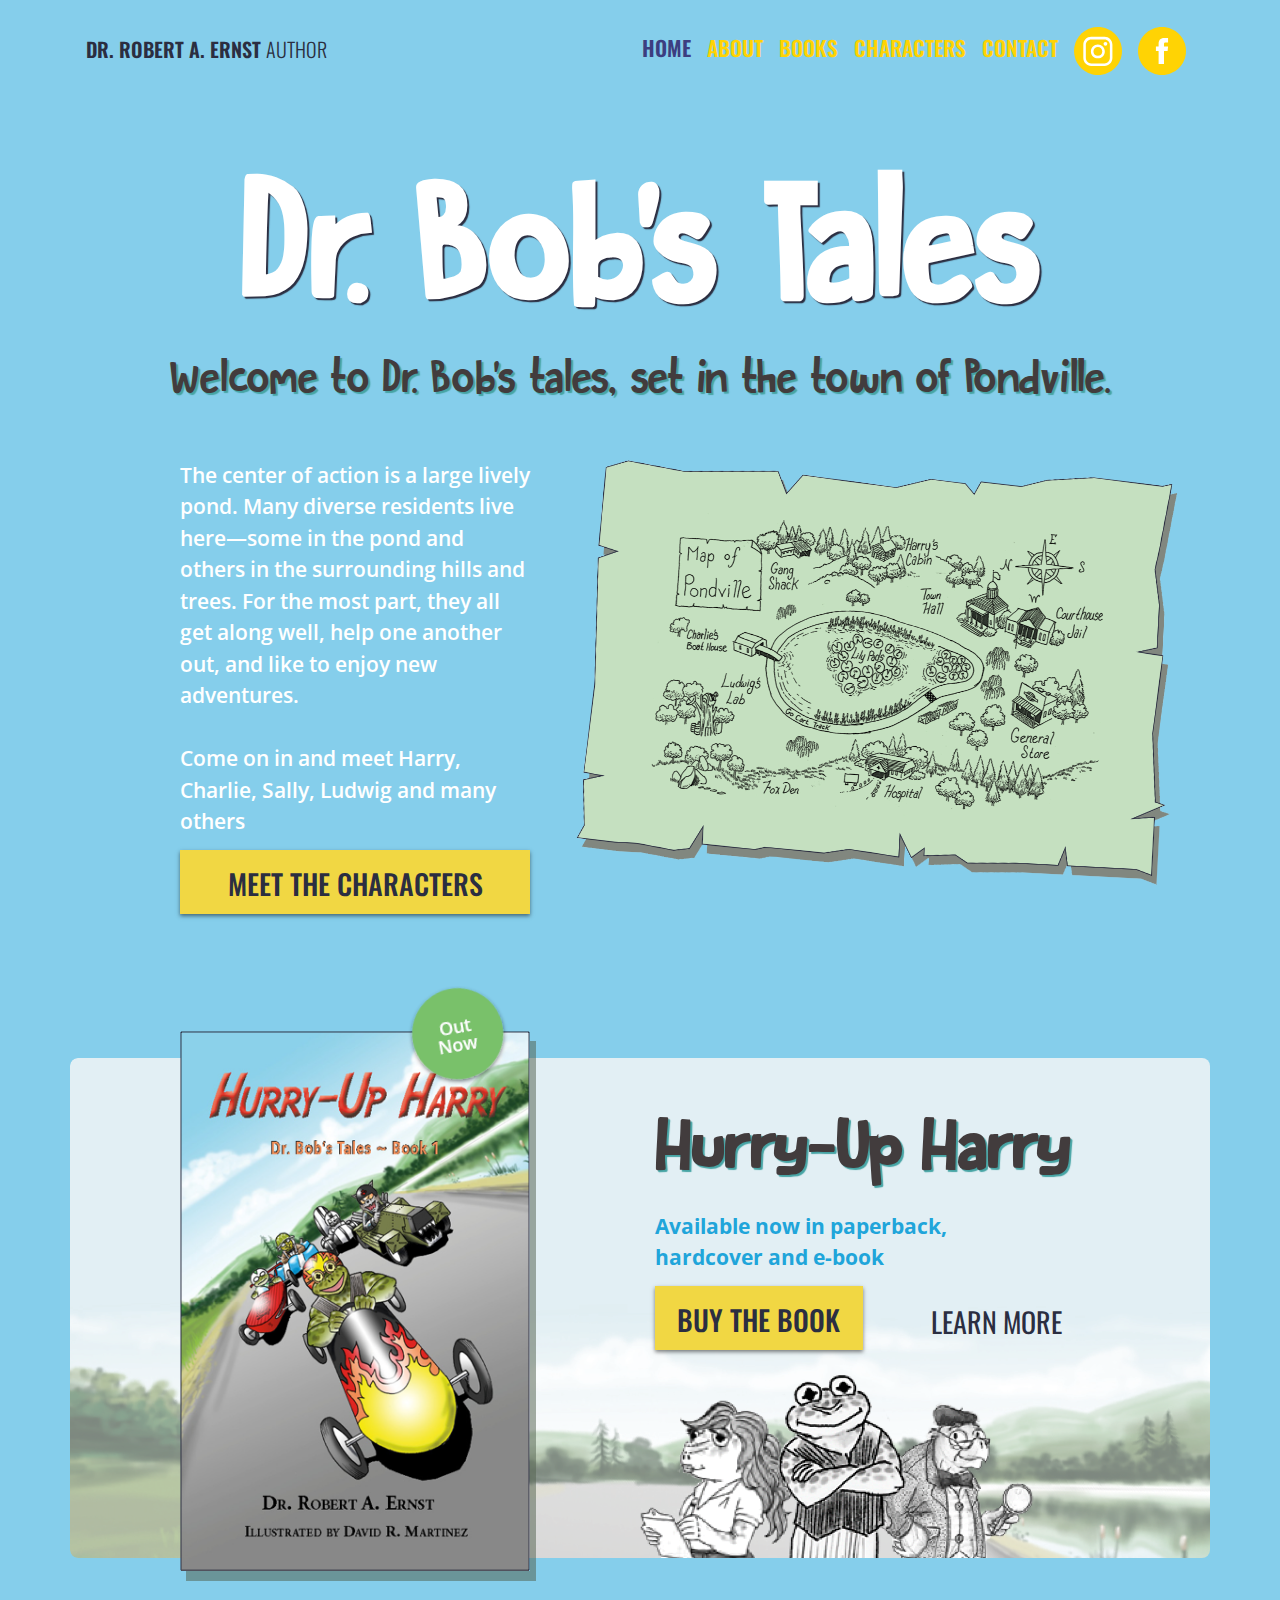
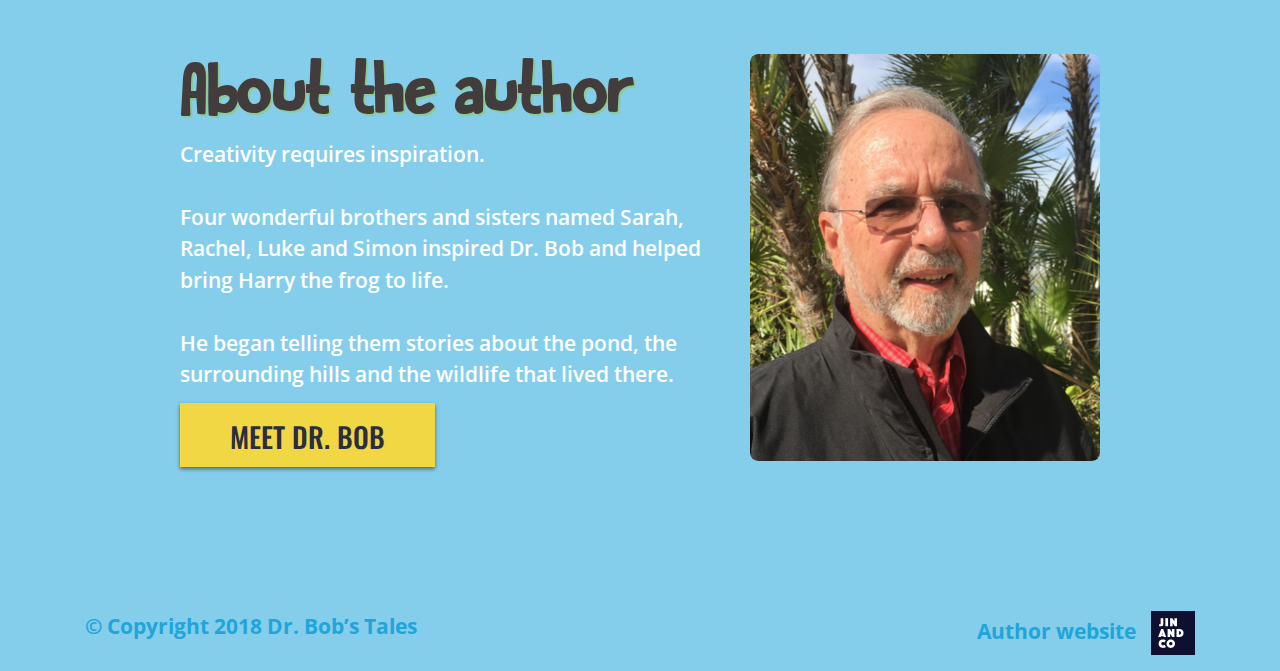
<file: index.html>
<!DOCTYPE html>
<html lang="en">
    <head>
        <!-- Required meta tags -->
        <meta charset="utf-8">
        <meta name="viewport" content="width=device-width, initial-scale=1, shrink-to-fit=no">

        <!-- Bootstrap CSS -->
        <link rel="stylesheet" href="https://maxcdn.bootstrapcdn.com/bootstrap/4.0.0/css/bootstrap.min.css" integrity="sha384-Gn5384xqQ1aoWXA+058RXPxPg6fy4IWvTNh0E263XmFcJlSAwiGgFAW/dAiS6JXm" crossorigin="anonymous">
        <link rel="stylesheet" href="main.css">
        <link rel="stylesheet" href="font-face.css">

        <title>Dr. Bob’s Tales</title>
    </head>
    <body>

        <nav class="pt-3 pb-2 container navbar navbar-expand-lg navbar-light nav-custom sticky-top">
            <a class="navbar-brand" href="#">Dr. Robert A. Ernst <span class="text-nav">Author</span></a>
            <button class="navbar-toggler" type="button" data-toggle="collapse" data-target="#navbarNav" aria-controls="navbarNav" aria-expanded="false" aria-label="Toggle navigation">
                <span class="navbar-toggler-icon"></span>
            </button>
            <div class="collapse navbar-collapse" id="navbarNav">
                <ul class="ml-auto navbar-nav">
                    <li class="nav-item active">
                        <a class="nav-link" href="index.html">Home</a>
                    </li>
                    <li class="nav-item">
                        <a class="nav-link" href="about.html">About</a>
                    </li>
                    <li class="nav-item">
                        <a class="nav-link" href="books.html">Books</a>
                    </li>
                    <li class="nav-item">
                        <a class="nav-link" href="characters.html">Characters</a>
                    </li>
                    <li class="nav-item">
                        <a class="nav-link" href="#">Contact</a>
                    </li>

                    <a class="nav-link" href="#"><img src="img/ig.svg" alt="instagram"></a>
                    <a class="nav-link" href="#"><img src="img/fb.svg" alt="facebook"></a>
                </ul>
            </div>
        </nav>

        <div class="container pt-5">
            <div class="text-center pt-3">
                <div class="text-logo-name pb-4"> Dr. Bob’s Tales</div>
                <h4>Welcome to Dr. Bob’s tales, set in the town of Pondville. </h4>
            </div>

            <div class="pt-5 row mb-5 pb-5">
                <div class="col-sm-12 col-md-12 col-lg-4 offset-lg-1">
                    <p>The center of action is a large lively pond. Many diverse residents live here—some in the pond and others in the surrounding hills and trees. For the most part, they all get along well, help one another out, and like to enjoy new adventures.
                        <br><br>Come on in and meet Harry, Charlie, Sally, Ludwig and many others</p>
                    <div class="pb-5 pt-3 text-center">
                        <a href="#" class="btn btn-primary btn-lg btn-block" role="button" aria-pressed="true">Meet the characters</a>
                    </div>

                </div>
                <div class="col-sm-12 col-md-12 col-lg-7 img-rotate">
                    <img src="img/map-1.png" class="img-fluid" alt="map">
                </div>
            </div>

            <div class="row pt-5 banner mb-5">
                <div class="col-sm-12 col-md-12 col-lg-4 offset-lg-1 pb-5 img-custom-margin">
                    <div class="img-overlay-wrap text-center">
                        <img src="img/harry-front-cover.png" class="img-fluid" alt="harry-front-cover">
                        <svg width="100px" height="100px" viewBox="0 0 100 100" version="1.1" xmlns="http://www.w3.org/2000/svg" xmlns:xlink="http://www.w3.org/1999/xlink">
                            <!-- Generator: Sketch 48.2 (47327) - http://www.bohemiancoding.com/sketch -->
                            <title>Sticker</title>
                            <desc>Created with Sketch.</desc>
                            <defs>
                                <filter x="-7.7%" y="-5.5%" width="115.4%" height="115.4%" filterUnits="objectBoundingBox" id="filter-1">
                                    <feOffset dx="0" dy="2" in="SourceAlpha" result="shadowOffsetOuter1"></feOffset>
                                    <feGaussianBlur stdDeviation="2" in="shadowOffsetOuter1" result="shadowBlurOuter1"></feGaussianBlur>
                                    <feColorMatrix values="0 0 0 0 0   0 0 0 0 0   0 0 0 0 0  0 0 0 0.5 0" type="matrix" in="shadowBlurOuter1" result="shadowMatrixOuter1"></feColorMatrix>
                                    <feMerge>
                                        <feMergeNode in="shadowMatrixOuter1"></feMergeNode>
                                        <feMergeNode in="SourceGraphic"></feMergeNode>
                                    </feMerge>
                                </filter>
                            </defs>
                            <g id="dr-bob-tales-books" stroke="none" stroke-width="1" fill="none" fill-rule="evenodd" transform="translate(-383.000000, -426.000000)">
                                <g id="Group-4" transform="translate(138.000000, 421.000000)">
                                    <g id="Sticker" filter="url(#filter-1)" transform="translate(294.709745, 52.709745) rotate(-10.000000) translate(-294.709745, -52.709745) translate(249.209745, 7.209745)">
                                        <circle id="Oval-3" fill="#79C16B" cx="45.5" cy="45.5" r="45.5"></circle>
                                        <text id="Out-Now" font-family="OpenSans-Extrabold, Open Sans" font-size="18" font-weight="600" line-spacing="18" fill="#FFFFFF">
                                            <tspan x="27.9111328" y="45">Out</tspan>
                                            <tspan x="24" y="63">Now</tspan>
                                        </text>
                                    </g>
                                </g>
                            </g>
                        </svg>
                    </div>
                </div>
                <div class="col-sm-12 col-md-12 col-lg-5 offset-lg-1 custom-margin-0 txt-ctr-1">
                    <div class="text-blue-shadow text-sm pt-4"><p>Hurry-Up Harry</p></div>
                    <div class="text-blue-body pt-3 pb-3">
                        <p>Available now in paperback, <br>
                            hardcover and e-book</p>
                    </div>
                    <div class="row text-center">
                        <div class="col-sm-12 col-md-12 col-lg-6 mb-4">
                            <a href="#" class="btn btn-primary btn-lg btn-block" role="button" aria-pressed="true">Buy the book</a>
                        </div>
                        <div class="col-sm-12 col-md-12 col-lg-6 text-lm text-center mb-5">
                            <a href="#">Learn more</a>
                        </div>
                    </div>
                </div>
            </div>

            <div class="row  pt-5 mb-5">
                <div class="col-sm-12 col-md-12 col-lg-6 offset-lg-1">
                    <div class="text-green-shadow text-sm">About the author</div>
                    <div class="pt-3 pb-3">
                        <p>Creativity requires inspiration. <br><br>
                            Four wonderful brothers and sisters named Sarah, Rachel, Luke and Simon inspired Dr. Bob and helped bring Harry the frog to life. <br><br>
                            He began telling them stories about the pond, the surrounding hills and the wildlife that lived there.</p> 
                    </div>
                    <div class="row">
                        <div class="col-md-12 col-lg-6">
                            <a href="#" class="btn btn-primary btn-lg btn-block mb-5" role="button" aria-pressed="true">Meet Dr. Bob</a>
                        </div>
                    </div>
                </div>
                <div class="col-sm-12 col-md-12 col-lg-4 text-center">
                    <img src="img/profile.png" class="img-border-radius img-fluid" alt="Dr. Bob">
                </div>
            </div>

            <div class="row pt-5">
                <div class="col-md-6 tex-left text-blue-body txt-ctr pb-2">
                    © Copyright 2018 Dr. Bob’s Tales
                </div>
                <div class="col-md-6 text-right text-blue-body txt-ctr">
                    <p>Author website &nbsp;&nbsp;<a href="https://jinand.co/"><img src="img/jin-and-co.svg" alt="jin-and-co-logo"></a></p>
                </div>
            </div>

        </div>


        <!-- Optional JavaScript -->
        <!-- jQuery first, then Popper.js, then Bootstrap JS -->
        <script src="https://code.jquery.com/jquery-3.2.1.slim.min.js" integrity="sha384-KJ3o2DKtIkvYIK3UENzmM7KCkRr/rE9/Qpg6aAZGJwFDMVNA/GpGFF93hXpG5KkN" crossorigin="anonymous"></script>
        <script src="https://cdnjs.cloudflare.com/ajax/libs/popper.js/1.12.9/umd/popper.min.js" integrity="sha384-ApNbgh9B+Y1QKtv3Rn7W3mgPxhU9K/ScQsAP7hUibX39j7fakFPskvXusvfa0b4Q" crossorigin="anonymous"></script>
        <script src="https://maxcdn.bootstrapcdn.com/bootstrap/4.0.0/js/bootstrap.min.js" integrity="sha384-JZR6Spejh4U02d8jOt6vLEHfe/JQGiRRSQQxSfFWpi1MquVdAyjUar5+76PVCmYl" crossorigin="anonymous"></script>
    </body>
</html>
</file>
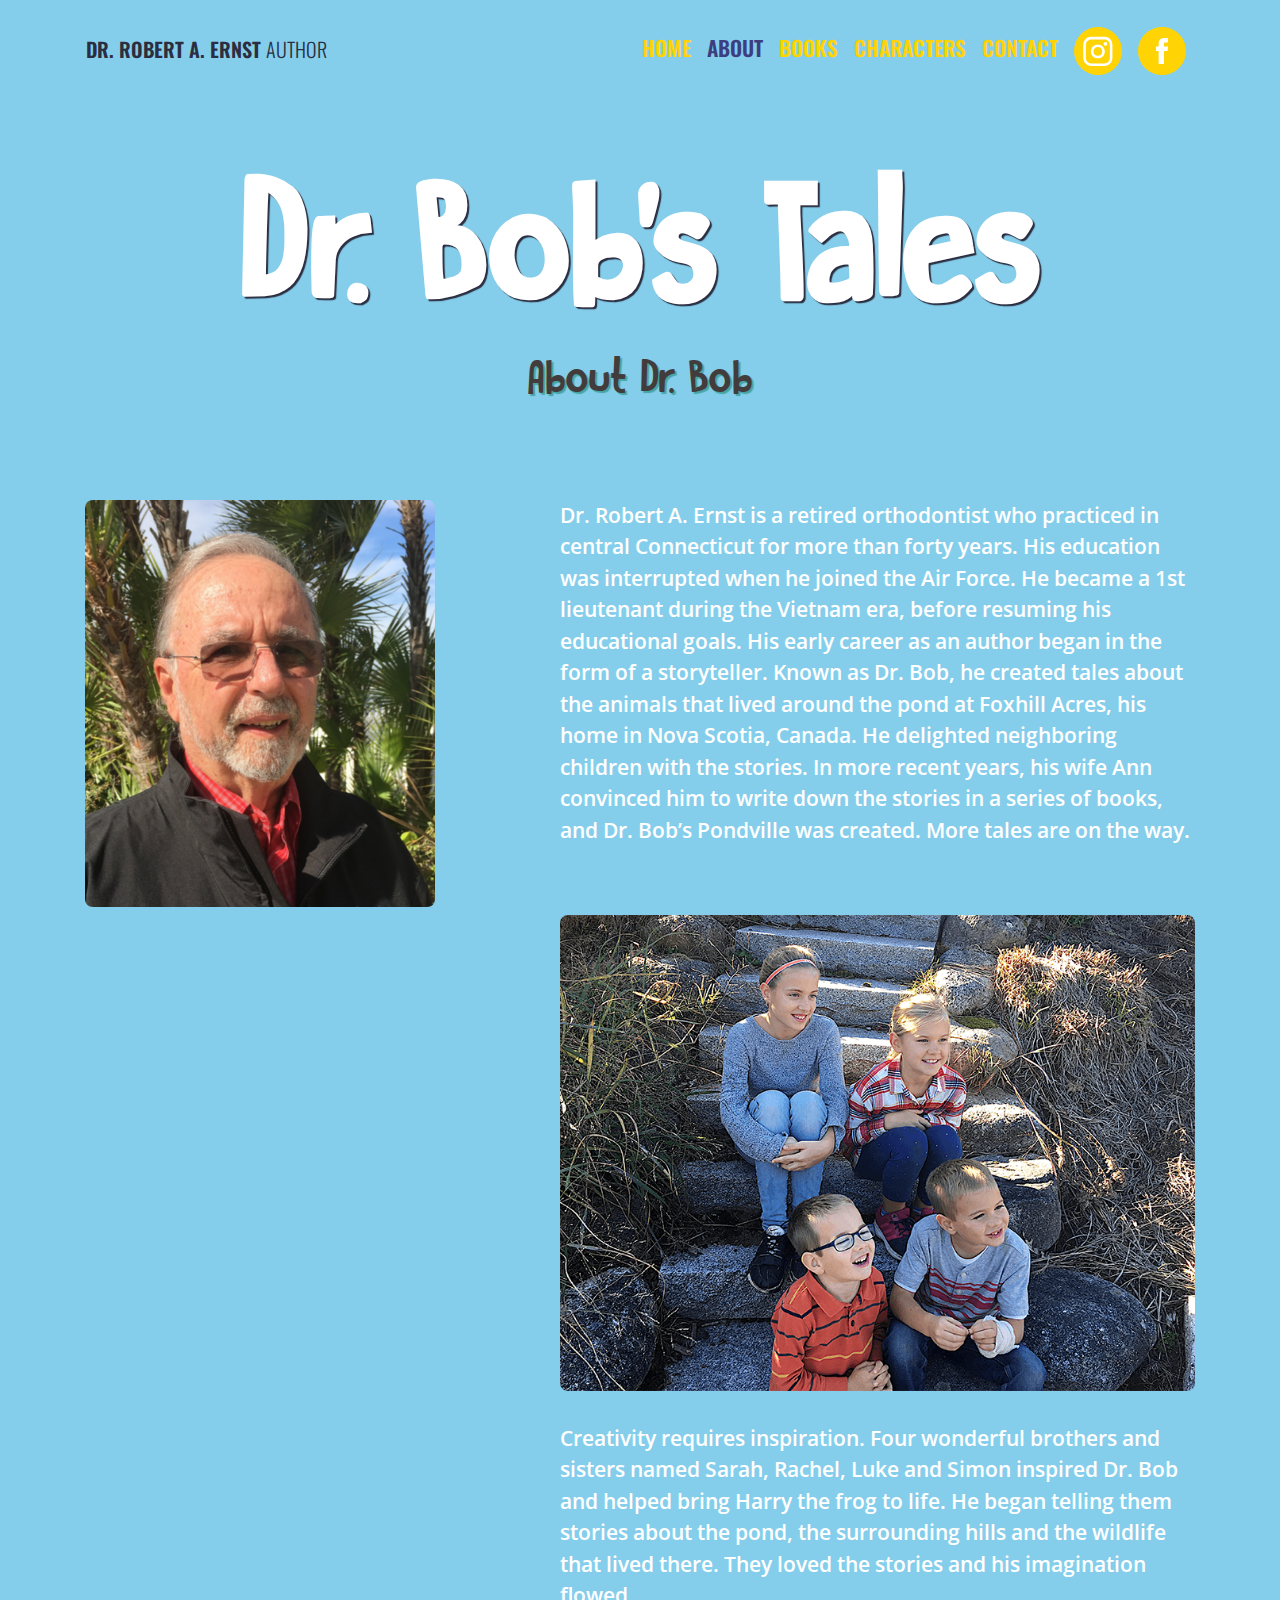
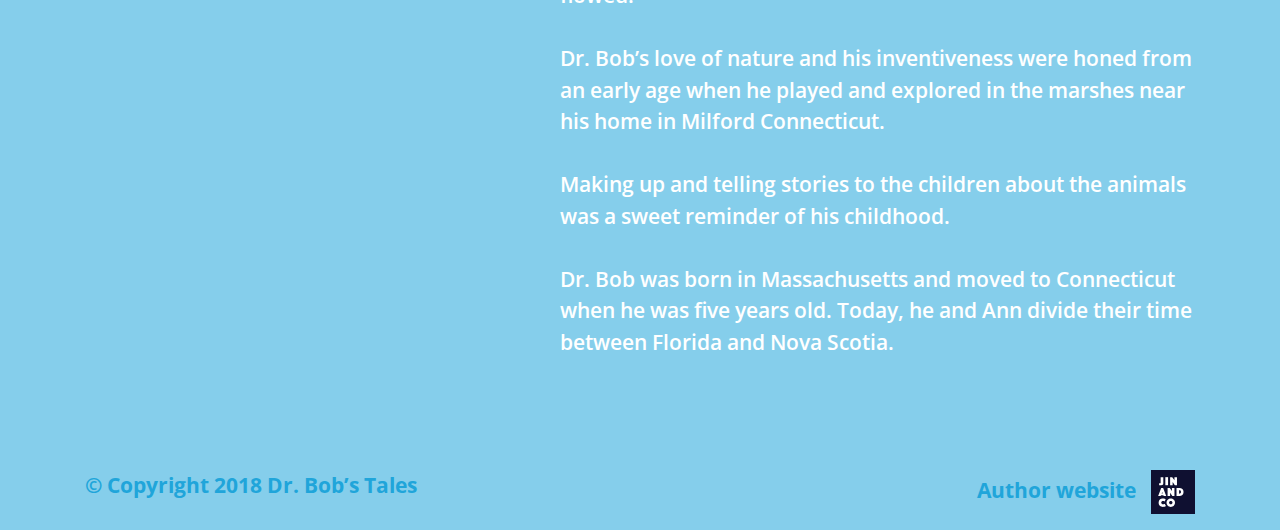
<file: about.html>
<!DOCTYPE html>
<html lang="en">
    <head>
        <!-- Required meta tags -->
        <meta charset="utf-8">
        <meta name="viewport" content="width=device-width, initial-scale=1, shrink-to-fit=no">

        <!-- Bootstrap CSS -->
        <link rel="stylesheet" href="https://maxcdn.bootstrapcdn.com/bootstrap/4.0.0/css/bootstrap.min.css" integrity="sha384-Gn5384xqQ1aoWXA+058RXPxPg6fy4IWvTNh0E263XmFcJlSAwiGgFAW/dAiS6JXm" crossorigin="anonymous">
        <link rel="stylesheet" href="main.css">
        <link rel="stylesheet" href="font-face.css">

        <title>Dr. Bob’s Tales</title>
    </head>
    <body>

        <nav class="pt-3 pb-2 container navbar navbar-expand-lg navbar-light nav-custom sticky-top">
            <a class="navbar-brand" href="#">Dr. Robert A. Ernst <span class="text-nav">Author</span></a>
            <button class="navbar-toggler" type="button" data-toggle="collapse" data-target="#navbarNav" aria-controls="navbarNav" aria-expanded="false" aria-label="Toggle navigation">
                <span class="navbar-toggler-icon"></span>
            </button>
            <div class="collapse navbar-collapse" id="navbarNav">
                <ul class="ml-auto navbar-nav">
                    <li class="nav-item">
                        <a class="nav-link" href="index.html">Home</a>
                    </li>
                    <li class="nav-item active">
                        <a class="nav-link" href="about.html">About</a>
                    </li>
                    <li class="nav-item">
                        <a class="nav-link" href="books.html">Books</a>
                    </li>
                    <li class="nav-item">
                        <a class="nav-link" href="characters.html">Characters</a>
                    </li>
                    <li class="nav-item">
                        <a class="nav-link" href="#">Contact</a>
                    </li>

                    <a class="nav-link" href="#"><img src="img/ig.svg" alt="instagram"></a>
                    <a class="nav-link" href="#"><img src="img/fb.svg" alt="facebook"></a>
                </ul>
            </div>
        </nav>

        <div class="container pt-5">
            <div class="text-center pt-3">
                <div class="text-logo-name pb-4"> Dr. Bob’s Tales</div>
                <h4>About Dr. Bob</h4>
            </div>

            <div class="pt-5 mt-5 row">
                <div class="col-sm-12 col-md-4 mb-2">
                    <div class="text-center">
                        <img src="img/profile.png" class="img-fluid" alt="dr-robert">
                    </div>
                </div>
                <div class="col-sm-12 col-md-7 ml-auto">
                    <p>Dr. Robert A. Ernst is a retired orthodontist who practiced in central Connecticut for more than forty years. His education was interrupted when he joined the Air Force. He became a 1st lieutenant during the Vietnam era, before resuming his educational goals. 
                        His early career as an author began in the form of a storyteller. Known as Dr. Bob, he created tales about the animals that lived around the pond at Foxhill Acres, his home in Nova Scotia, Canada. He delighted neighboring children with the stories. In more recent years, his wife Ann convinced him to write down the stories in a series of books, and Dr. Bob’s Pondville was created. More tales are on the way.
                    </p>
                </div>
            </div>

            <div class="row mb-5">
                <div class="col-sm-12 col-md-7 offset-md-4 ml-auto">
                    <!--<div class="text-blue-shadow text-sm-1"><p>Crime Does Not Pay</p></div>-->
                    <img src="img/brothers-and-sisters.png" class="img-fluid img-border-radius " alt="brothers-and-sisters">
                    <div class="pt-4 mt-2">
                    <p>Creativity requires inspiration. Four wonderful brothers and sisters named Sarah, Rachel, Luke and Simon inspired Dr. Bob and helped bring Harry the frog to life. He began telling them stories about the pond, the surrounding hills and the wildlife that lived there. They loved the stories and his imagination flowed. <br><br>
                        Dr. Bob’s love of nature and his inventiveness were honed from an early age when he played and explored in the marshes near his home in Milford Connecticut.
                        <br><br>
                        Making up and telling stories to the children about the animals was a sweet reminder of his childhood.
                        <br><br>
                        Dr. Bob was born in Massachusetts and moved to Connecticut when he was five years old.
                        Today, he and Ann divide their time between Florida and Nova Scotia.
                    </p>
                    </div>
                </div>
            </div>



            <div class="row pt-5">
                <div class="col-md-6 tex-left text-blue-body txt-ctr pb-2">
                    © Copyright 2018 Dr. Bob’s Tales
                </div>
                <div class="col-md-6 text-right text-blue-body txt-ctr">
                    <p>Author website &nbsp;&nbsp;<a href="https://jinand.co/"><img src="img/jin-and-co.svg" alt="jin-and-co-logo"></a></p>
                </div>
            </div>

        </div>


        <!-- Optional JavaScript -->
        <!-- jQuery first, then Popper.js, then Bootstrap JS -->
        <script src="https://code.jquery.com/jquery-3.2.1.slim.min.js" integrity="sha384-KJ3o2DKtIkvYIK3UENzmM7KCkRr/rE9/Qpg6aAZGJwFDMVNA/GpGFF93hXpG5KkN" crossorigin="anonymous"></script>
        <script src="https://cdnjs.cloudflare.com/ajax/libs/popper.js/1.12.9/umd/popper.min.js" integrity="sha384-ApNbgh9B+Y1QKtv3Rn7W3mgPxhU9K/ScQsAP7hUibX39j7fakFPskvXusvfa0b4Q" crossorigin="anonymous"></script>
        <script src="https://maxcdn.bootstrapcdn.com/bootstrap/4.0.0/js/bootstrap.min.js" integrity="sha384-JZR6Spejh4U02d8jOt6vLEHfe/JQGiRRSQQxSfFWpi1MquVdAyjUar5+76PVCmYl" crossorigin="anonymous"></script>
    </body>
</html>
</file>
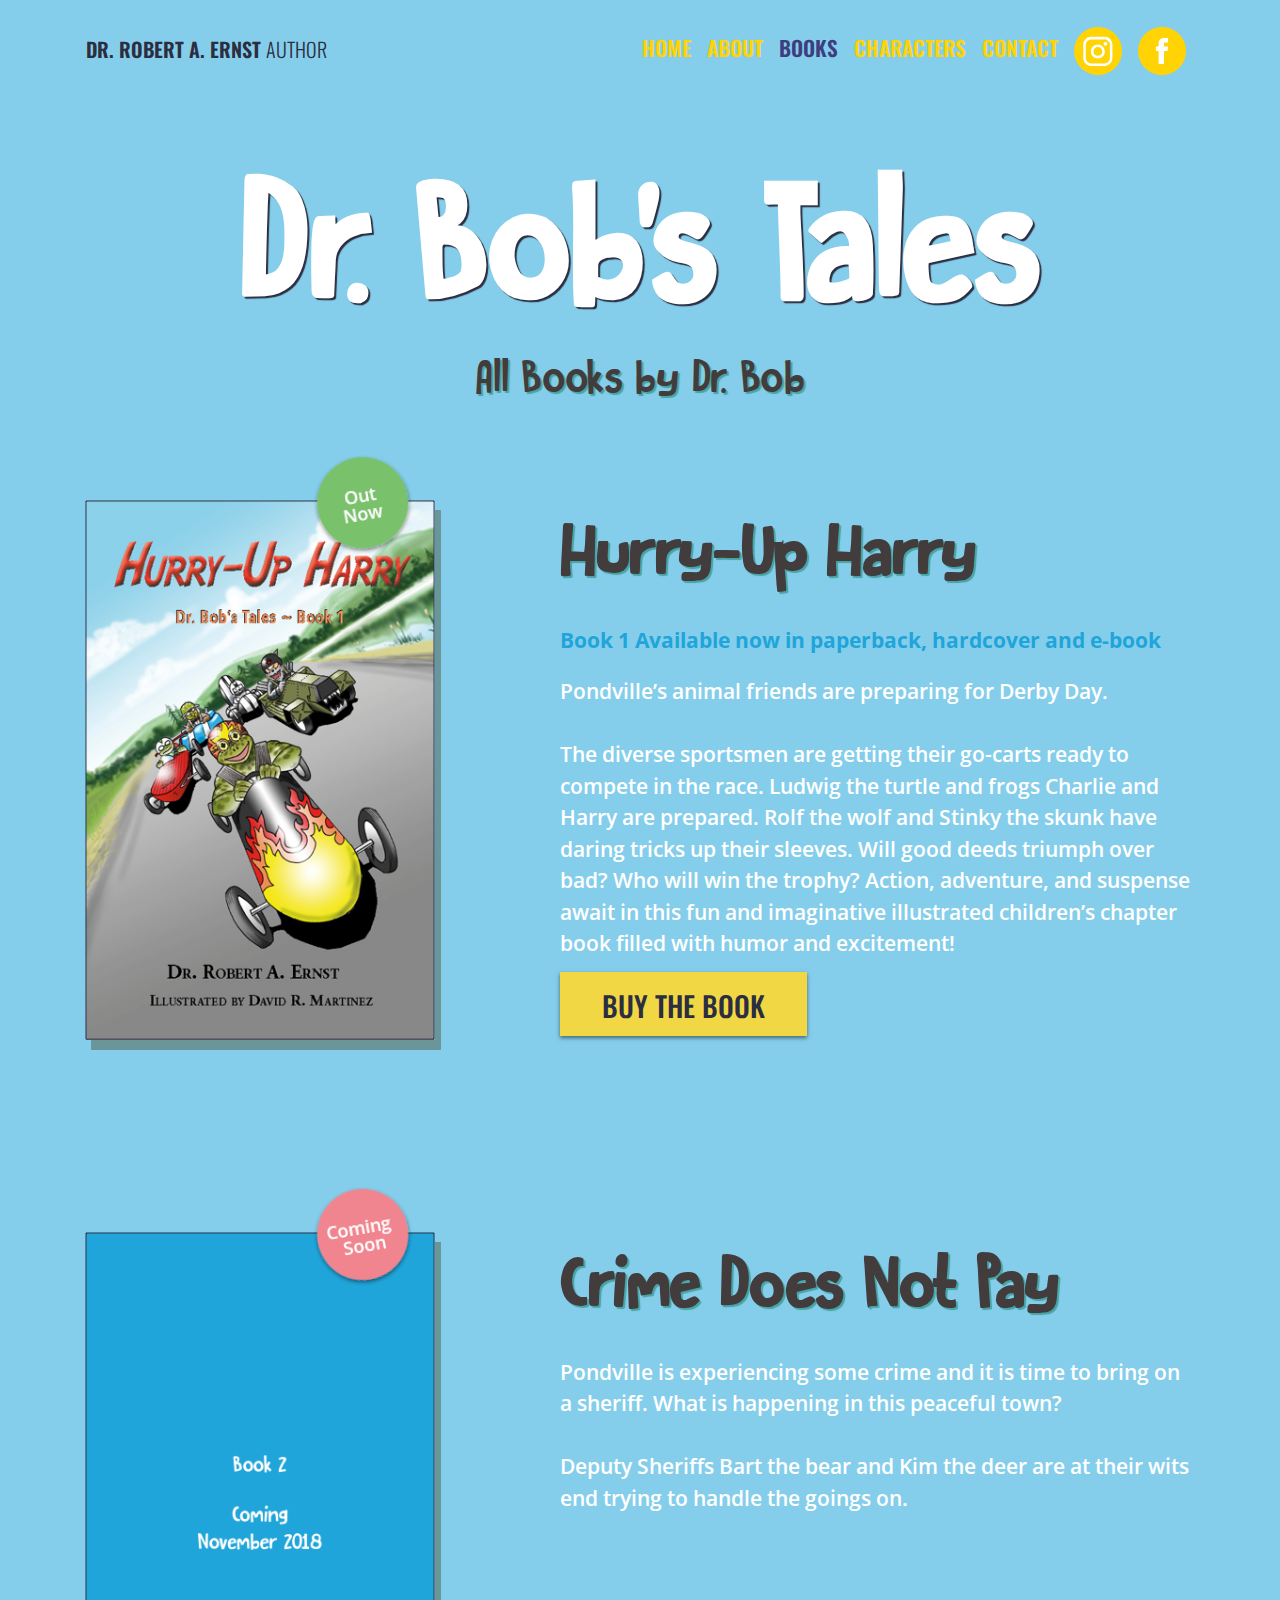
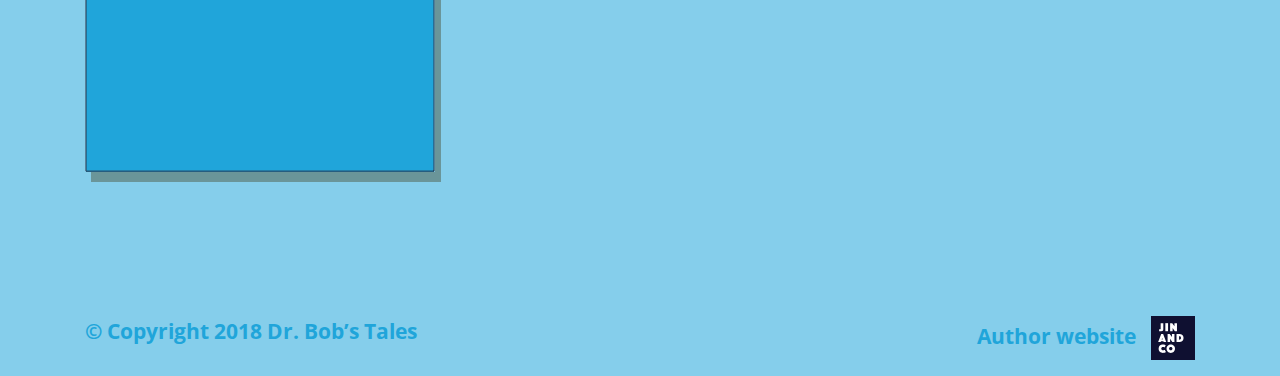
<file: books.html>
<!DOCTYPE html>
<html lang="en">
    <head>
        <!-- Required meta tags -->
        <meta charset="utf-8">
        <meta name="viewport" content="width=device-width, initial-scale=1, shrink-to-fit=no">

        <!-- Bootstrap CSS -->
        <link rel="stylesheet" href="https://maxcdn.bootstrapcdn.com/bootstrap/4.0.0/css/bootstrap.min.css" integrity="sha384-Gn5384xqQ1aoWXA+058RXPxPg6fy4IWvTNh0E263XmFcJlSAwiGgFAW/dAiS6JXm" crossorigin="anonymous">
        <link rel="stylesheet" href="main.css">
        <link rel="stylesheet" href="font-face.css">

        <title>Dr. Bob’s Tales</title>
    </head>
    <body>

        <nav class="pt-3 pb-2 container navbar navbar-expand-lg navbar-light nav-custom sticky-top">
            <a class="navbar-brand" href="#">Dr. Robert A. Ernst <span class="text-nav">Author</span></a>
            <button class="navbar-toggler" type="button" data-toggle="collapse" data-target="#navbarNav" aria-controls="navbarNav" aria-expanded="false" aria-label="Toggle navigation">
                <span class="navbar-toggler-icon"></span>
            </button>
            <div class="collapse navbar-collapse" id="navbarNav">
                <ul class="ml-auto navbar-nav">
                    <li class="nav-item">
                        <a class="nav-link" href="index.html">Home</a>
                    </li>
                    <li class="nav-item">
                       <a class="nav-link" href="about.html">About</a>
                    </li>
                    <li class="nav-item active">
                        <a class="nav-link" href="books.html">Books</a>
                    </li>
                    <li class="nav-item">
                        <a class="nav-link" href="characters.html">Characters</a>
                    </li>
                    <li class="nav-item">
                        <a class="nav-link" href="#">Contact</a>
                    </li>

                    <a class="nav-link" href="#"><img src="img/ig.svg" alt="instagram"></a>
                    <a class="nav-link" href="#"><img src="img/fb.svg" alt="facebook"></a>
                </ul>
            </div>
        </nav>

        <div class="container pt-5">
            <div class="text-center pt-3">
                <div class="text-logo-name pb-4"> Dr. Bob’s Tales</div>
                <h4>All Books by Dr. Bob</h4>
            </div>

            <div class="pt-5 mt-5 row mb-5 pb-5">
                <div class="col-sm-12 col-md-4 mb-5">
                    <div class="img-overlay-wrap text-center">
                        <img src="img/harry-front-cover.png" class="img-fluid" alt="harry-front-cover">
                        <svg width="100px" height="100px" viewBox="0 0 100 100" version="1.1" xmlns="http://www.w3.org/2000/svg" xmlns:xlink="http://www.w3.org/1999/xlink">
                            <!-- Generator: Sketch 48.2 (47327) - http://www.bohemiancoding.com/sketch -->
                            <title>Sticker</title>
                            <desc>Created with Sketch.</desc>
                            <defs>
                                <filter x="-7.7%" y="-5.5%" width="115.4%" height="115.4%" filterUnits="objectBoundingBox" id="filter-1">
                                    <feOffset dx="0" dy="2" in="SourceAlpha" result="shadowOffsetOuter1"></feOffset>
                                    <feGaussianBlur stdDeviation="2" in="shadowOffsetOuter1" result="shadowBlurOuter1"></feGaussianBlur>
                                    <feColorMatrix values="0 0 0 0 0   0 0 0 0 0   0 0 0 0 0  0 0 0 0.5 0" type="matrix" in="shadowBlurOuter1" result="shadowMatrixOuter1"></feColorMatrix>
                                    <feMerge>
                                        <feMergeNode in="shadowMatrixOuter1"></feMergeNode>
                                        <feMergeNode in="SourceGraphic"></feMergeNode>
                                    </feMerge>
                                </filter>
                            </defs>
                            <g id="dr-bob-tales-books" stroke="none" stroke-width="1" fill="none" fill-rule="evenodd" transform="translate(-383.000000, -426.000000)">
                                <g id="Group-4" transform="translate(138.000000, 421.000000)">
                                    <g id="Sticker" filter="url(#filter-1)" transform="translate(294.709745, 52.709745) rotate(-10.000000) translate(-294.709745, -52.709745) translate(249.209745, 7.209745)">
                                        <circle id="Oval-3" fill="#79C16B" cx="45.5" cy="45.5" r="45.5"></circle>
                                        <text id="Out-Now" font-family="OpenSans-Extrabold, Open Sans" font-size="18" font-weight="600" line-spacing="18" fill="#FFFFFF">
                                            <tspan x="27.9111328" y="45">Out</tspan>
                                            <tspan x="24" y="63">Now</tspan>
                                        </text>
                                    </g>
                                </g>
                            </g>
                        </svg>
                    </div>
                </div>
                <div class="col-sm-12 col-md-7 ml-auto pt-3">
                    <div class="text-blue-shadow text-sm-1"><p>Hurry-Up Harry</p></div>
                    <div class="text-blue-body pt-4 pb-1">
                        <p>Book 1 Available now in paperback, hardcover and e-book</p>
                    </div>
                    <p>Pondville’s animal friends are preparing for Derby Day. <br><br>
                        The diverse sportsmen are getting their go-carts ready to compete in the race. Ludwig the turtle and frogs Charlie and Harry are prepared. Rolf the wolf and Stinky the skunk have daring tricks up their sleeves. Will good deeds triumph over bad? Who will win the trophy? Action, adventure, and suspense await in this fun and imaginative illustrated children’s chapter book filled with humor and excitement!</p>
                    <div class="pt-3">
                        <div class="row">
                            <div class="col-md-12 col-lg-5">
                                <a href="#" class="btn btn-primary btn-lg btn-block mb-5" role="button" aria-pressed="true">Buy the book</a>
                            </div>
                        </div>
                    </div>
                </div>
            </div>

            <div class="pt-5 row mt-5 mb-5">
                <div class="col-sm-12 col-md-4 mb-5">
                    <div class="img-overlay-wrap text-center">
                        <img src="img/coming-soon-book.png" class="img-fluid" alt="coming-soon-book">
                        <svg width="100px" height="99px" viewBox="0 0 100 99" version="1.1" xmlns="http://www.w3.org/2000/svg" xmlns:xlink="http://www.w3.org/1999/xlink">
                            <!-- Generator: Sketch 48.2 (47327) - http://www.bohemiancoding.com/sketch -->
                            <title>Sticker</title>
                            <desc>Created with Sketch.</desc>
                            <defs>
                                <filter x="-7.7%" y="-5.5%" width="115.4%" height="115.4%" filterUnits="objectBoundingBox" id="filter-1">
                                    <feOffset dx="0" dy="2" in="SourceAlpha" result="shadowOffsetOuter1"></feOffset>
                                    <feGaussianBlur stdDeviation="2" in="shadowOffsetOuter1" result="shadowBlurOuter1"></feGaussianBlur>
                                    <feColorMatrix values="0 0 0 0 0   0 0 0 0 0   0 0 0 0 0  0 0 0 0.5 0" type="matrix" in="shadowBlurOuter1" result="shadowMatrixOuter1"></feColorMatrix>
                                    <feMerge>
                                        <feMergeNode in="shadowMatrixOuter1"></feMergeNode>
                                        <feMergeNode in="SourceGraphic"></feMergeNode>
                                    </feMerge>
                                </filter>
                            </defs>
                            <g id="dr-bob-tales-books" stroke="none" stroke-width="1" fill="none" fill-rule="evenodd" transform="translate(-384.000000, -1116.000000)">
                                <g id="Sticker" filter="url(#filter-1)" transform="translate(433.709745, 1163.500000) rotate(-10.000000) translate(-433.709745, -1163.500000) translate(388.209745, 1118.000000)">
                                    <circle id="Oval-3" fill="#F0858F" cx="45.5" cy="45.5" r="45.5"></circle>
                                    <text id="Coming-Soon" font-family="OpenSans-Extrabold, Open Sans" font-size="18" font-weight="600" line-spacing="18" fill="#FFFFFF">
                                        <tspan x="10" y="45">Coming</tspan>
                                        <tspan x="24" y="63">Soon</tspan>
                                    </text>
                                </g>
                            </g>
                        </svg>
                    </div>
                </div>
                <div class="col-sm-12 col-md-7 ml-auto pt-3">
                    <div class="text-blue-shadow text-sm-1"><p>Crime Does Not Pay</p></div>
                    <div class="pt-4">
                        <p>Pondville is experiencing some crime and it is time to bring on a sheriff. What is happening in this peaceful town? <br><br> 
                            Deputy Sheriffs Bart the bear and Kim the deer are at their wits end trying to handle the goings on. </p>
                    </div>
                </div>
            </div>



            <div class="row pt-5">
                <div class="col-md-6 tex-left text-blue-body txt-ctr pb-2">
                    © Copyright 2018 Dr. Bob’s Tales
                </div>
                <div class="col-md-6 text-right text-blue-body txt-ctr">
                    <p>Author website &nbsp;&nbsp;<a href="https://jinand.co/"><img src="img/jin-and-co.svg" alt="jin-and-co-logo"></a></p>
                </div>
            </div>

        </div>


        <!-- Optional JavaScript -->
        <!-- jQuery first, then Popper.js, then Bootstrap JS -->
        <script src="https://code.jquery.com/jquery-3.2.1.slim.min.js" integrity="sha384-KJ3o2DKtIkvYIK3UENzmM7KCkRr/rE9/Qpg6aAZGJwFDMVNA/GpGFF93hXpG5KkN" crossorigin="anonymous"></script>
        <script src="https://cdnjs.cloudflare.com/ajax/libs/popper.js/1.12.9/umd/popper.min.js" integrity="sha384-ApNbgh9B+Y1QKtv3Rn7W3mgPxhU9K/ScQsAP7hUibX39j7fakFPskvXusvfa0b4Q" crossorigin="anonymous"></script>
        <script src="https://maxcdn.bootstrapcdn.com/bootstrap/4.0.0/js/bootstrap.min.js" integrity="sha384-JZR6Spejh4U02d8jOt6vLEHfe/JQGiRRSQQxSfFWpi1MquVdAyjUar5+76PVCmYl" crossorigin="anonymous"></script>
    </body>
</html>
</file>
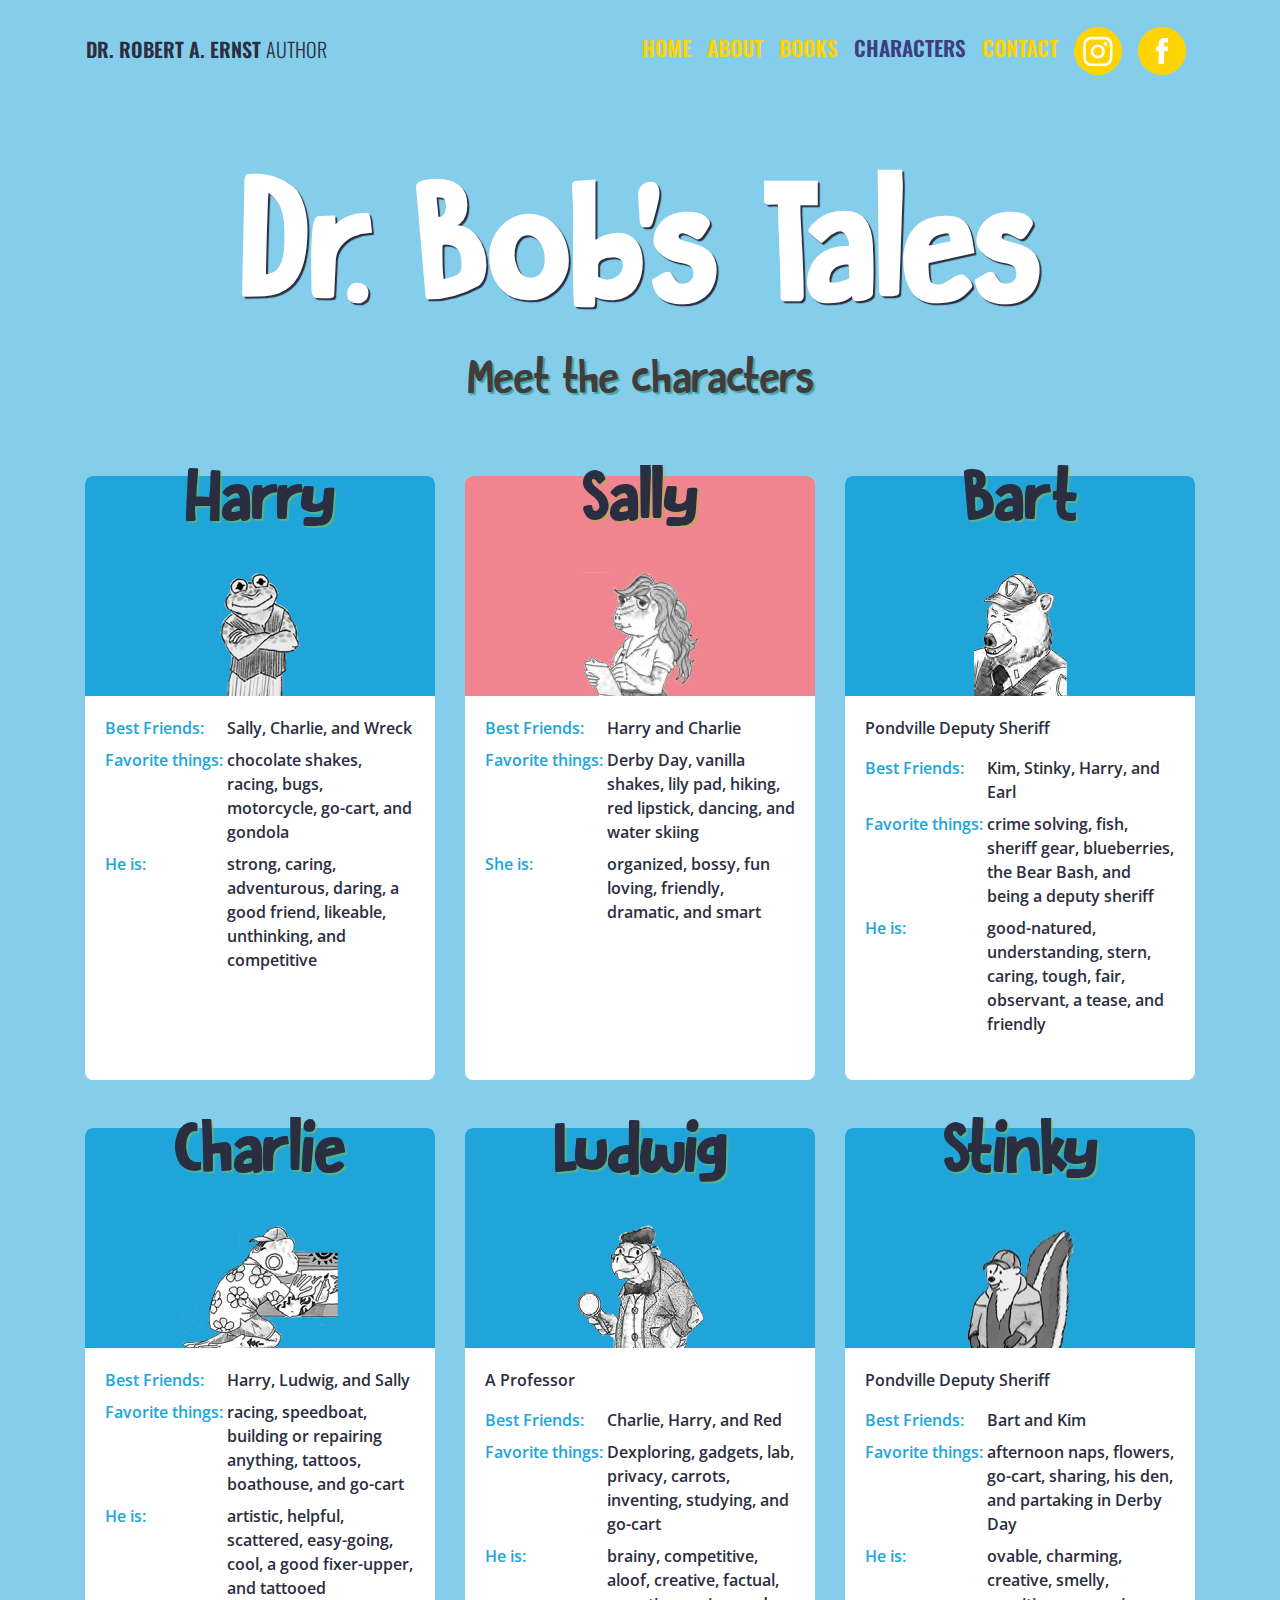
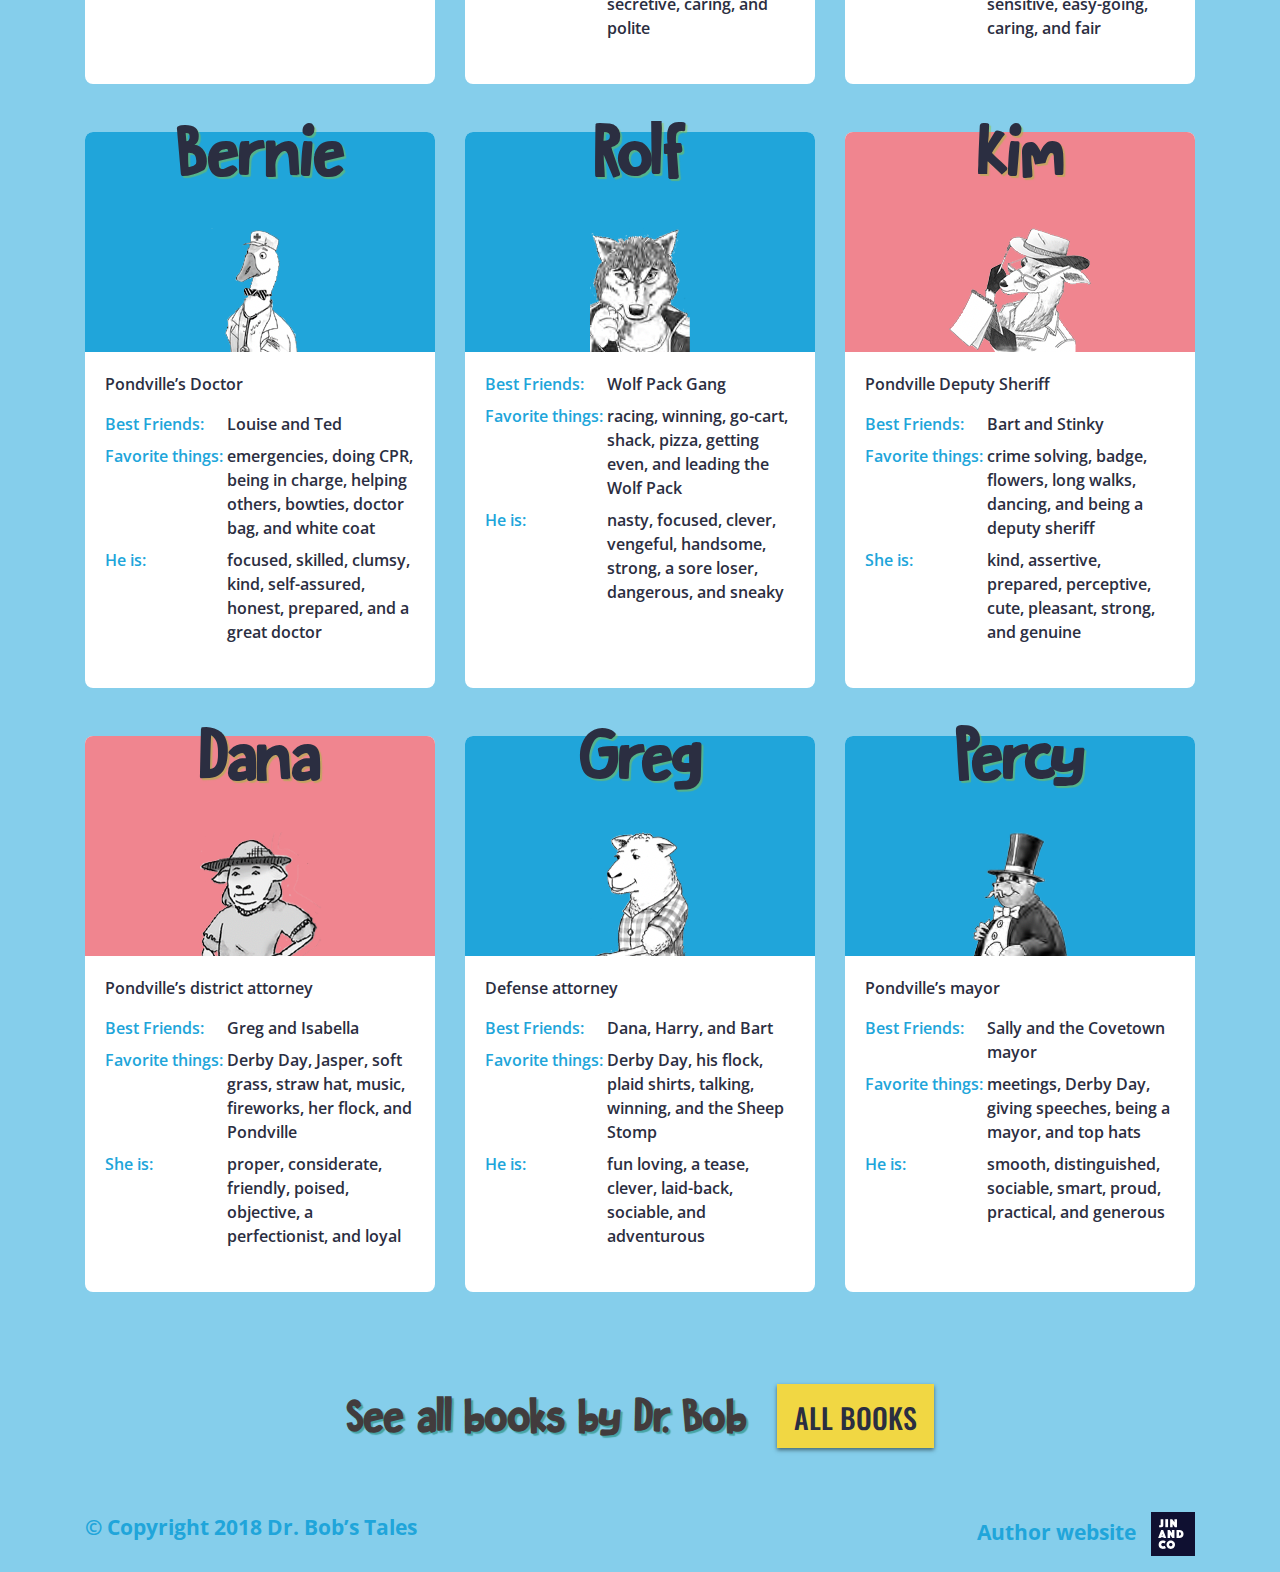
<file: characters.html>
<!DOCTYPE html>
<html lang="en">
    <head>
        <!-- Required meta tags -->
        <meta charset="utf-8">
        <meta name="viewport" content="width=device-width, initial-scale=1, shrink-to-fit=no">

        <!-- Bootstrap CSS -->
        <link rel="stylesheet" href="https://maxcdn.bootstrapcdn.com/bootstrap/4.0.0/css/bootstrap.min.css" integrity="sha384-Gn5384xqQ1aoWXA+058RXPxPg6fy4IWvTNh0E263XmFcJlSAwiGgFAW/dAiS6JXm" crossorigin="anonymous">
        <link rel="stylesheet" href="main.css">
        <link rel="stylesheet" href="font-face.css">

        <title>Dr. Bob’s Tales</title>
    </head>
    <body>

        <nav class="pt-3 pb-2 container navbar navbar-expand-lg navbar-light nav-custom sticky-top">
            <a class="navbar-brand" href="#">Dr. Robert A. Ernst <span class="text-nav">Author</span></a>
            <button class="navbar-toggler" type="button" data-toggle="collapse" data-target="#navbarNav" aria-controls="navbarNav" aria-expanded="false" aria-label="Toggle navigation">
                <span class="navbar-toggler-icon"></span>
            </button>
            <div class="collapse navbar-collapse" id="navbarNav">
                <ul class="ml-auto navbar-nav">
                    <li class="nav-item">
                        <a class="nav-link" href="index.html">Home</a>
                    </li>
                    <li class="nav-item">
                        <a class="nav-link" href="about.html">About</a>
                    </li>
                    <li class="nav-item">
                        <a class="nav-link" href="books.html">Books</a>
                    </li>
                    <li class="nav-item active">
                        <a class="nav-link" href="characters.html">Characters</a>
                    </li>
                    <li class="nav-item">
                        <a class="nav-link" href="#">Contact</a>
                    </li>

                    <a class="nav-link" href="#"><img src="img/ig.svg" alt="instagram"></a>
                    <a class="nav-link" href="#"><img src="img/fb.svg" alt="facebook"></a>
                </ul>
            </div>
        </nav>

        <div class="container pt-5">
            <div class="text-center pt-3">
                <div class="text-logo-name pb-4"> Dr. Bob’s Tales</div>
                <h4>Meet the characters</h4>
            </div>

            <div class="row  mt-5 pt-4">
                <div class="col-sm-12 col-md-6 col-lg-4 d-flex mb-5">
                    <div class="card">
                        <div class="title-card-character">Harry</div>
                        <div class="character-card text-center">
                            <img src="img/harry.png" class="pt-5 mt-5" alt="harry">
                        </div>
                        <div class="card-body">
                            <dl>
                                <dt>Best Friends:&nbsp;</dt>
                                <dd>Sally, Charlie, and Wreck</dd>
                                <dt>Favorite things:&nbsp;</dt>
                                <dd>chocolate shakes, racing, bugs, motorcycle, go-cart, and gondola
                                </dd>
                                <dt>He is:&nbsp;</dt>
                                <dd>strong, caring, adventurous, daring, a good friend, likeable, unthinking, and competitive</dd>
                            </dl> 
                        </div>
                    </div>

                </div>
                <div class="col-sm-12 col-md-6 col-lg-4 d-flex mb-5">
                    <div class="card">
                        <div class="character-card text-center female">
                            <div class="title-card-character">Sally</div>
                            <img src="img/sally.png" class="pt-5 mt-5" alt="sally">
                        </div>
                        <div class="card-body">
                            <dl>
                                <dt>Best Friends:&nbsp;</dt>
                                <dd>Harry and Charlie</dd>
                                <dt>Favorite things:&nbsp;</dt>
                                <dd>Derby Day, vanilla shakes, lily pad, hiking, red lipstick, dancing, and water skiing
                                </dd>
                                <dt>She is:&nbsp;</dt>
                                <dd>organized, bossy, fun loving, friendly, dramatic, and smart</dd>
                            </dl> 
                        </div>
                    </div>
                </div>
                <div class="col-sm-12 col-md-6 col-lg-4 d-flex mb-5">
                    <div class="card">
                        <div class="character-card text-center">
                            <div class="title-card-character">Bart</div>
                            <img src="img/bart.png" class="pt-5 mt-5" alt="bart">
                        </div>
                        <div class="card-body">
                            <p>Pondville Deputy Sheriff</p>
                            <dl>
                                <dt>Best Friends:&nbsp;</dt>
                                <dd>Kim, Stinky, Harry, and Earl 
                                </dd>
                                <dt>Favorite things:&nbsp;</dt>
                                <dd>crime solving, fish, sheriff gear, blueberries, the Bear Bash, and being a deputy sheriff
                                </dd>
                                <dt>He is:&nbsp;</dt>
                                <dd>good-natured, understanding, stern, caring, tough, fair, observant, a tease, and friendly</dd>
                            </dl> 
                        </div>
                    </div>
                </div>

                <div class="col-sm-12 col-md-6 col-lg-4 d-flex mb-5">
                    <div class="card">
                        <div class="character-card text-center">
                            <div class="title-card-character">Charlie</div>
                            <img src="img/charlie.png" class="pt-5 mt-5" alt="Charlie">
                        </div>
                        <div class="card-body">
                            <dl>
                                <dt>Best Friends:&nbsp;</dt>
                                <dd>Harry, Ludwig, and Sally </dd>
                                <dt>Favorite things:&nbsp;</dt>
                                <dd>racing, speedboat, building or repairing anything, tattoos, boathouse, and go-cart
                                </dd>
                                <dt>He is:&nbsp;</dt>
                                <dd>artistic, helpful, scattered, easy-going, cool, a good fixer-upper, and tattooed</dd>
                            </dl> 
                        </div>
                    </div>

                </div>
                <div class="col-sm-12 col-md-6 col-lg-4 d-flex mb-5">
                    <div class="card">
                        <div class="character-card text-center">
                            <div class="title-card-character">Ludwig</div>
                            <img src="img/ludwig.png" class="pt-5 mt-5" alt="Ludwig">
                        </div>
                        <div class="card-body">
                            <p>A Professor</p>
                            <dl>
                                <dt>Best Friends:&nbsp;</dt>
                                <dd>Charlie, Harry, and Red</dd>
                                <dt>Favorite things:&nbsp;</dt>
                                <dd>Dexploring, gadgets, lab, privacy, carrots, inventing, studying, and go-cart
                                </dd>
                                <dt>He is:&nbsp;</dt>
                                <dd>brainy, competitive, aloof, creative, factual, secretive, caring, and polite</dd>
                            </dl> 
                        </div>
                    </div>
                </div>

                <div class="col-sm-12 col-md-6 col-lg-4 d-flex mb-5">
                    <div class="card">
                        <div class="character-card text-center">
                            <div class="title-card-character">Stinky</div>
                            <img src="img/stinky.png" class="pt-5 mt-5" alt="Stinky">
                        </div>
                        <div class="card-body">
                            <p>Pondville Deputy Sheriff</p>
                            <dl>
                                <dt>Best Friends:&nbsp;</dt>
                                <dd>Bart and Kim
                                </dd>
                                <dt>Favorite things:&nbsp;</dt>
                                <dd>afternoon naps, flowers, go-cart, sharing, his den, and partaking in Derby Day
                                </dd>
                                <dt>He is:&nbsp;</dt>
                                <dd>ovable, charming, creative, smelly, sensitive, easy-going, caring, and fair</dd>
                            </dl> 
                        </div>
                    </div>
                </div>

                <div class="col-sm-12 col-md-6 col-lg-4 d-flex mb-5">
                    <div class="card">
                        <div class="character-card text-center">
                            <div class="title-card-character">Bernie</div>
                            <img src="img/bernie.png" class="pt-5 mt-5" alt="Bernie">
                        </div>
                        <div class="card-body">
                            <p>Pondville’s Doctor</p>
                            <dl>
                                <dt>Best Friends:&nbsp;</dt>
                                <dd>Louise and Ted</dd>
                                <dt>Favorite things:&nbsp;</dt>
                                <dd>emergencies, doing CPR, being in charge, helping others, bowties, doctor bag, and white coat
                                </dd>
                                <dt>He is:&nbsp;</dt>
                                <dd>focused, skilled, clumsy, kind, self-assured, honest, prepared, and a great doctor</dd>
                            </dl> 
                        </div>
                    </div>
                </div>

                <div class="col-sm-12 col-md-6 col-lg-4 d-flex mb-5">
                    <div class="card">
                        <div class="character-card text-center">
                            <div class="title-card-character">Rolf</div>
                            <img src="img/rolf.png" class="pt-5 mt-5" alt="Rolf">
                        </div>
                        <div class="card-body">
                            <dl>
                                <dt>Best Friends:&nbsp;</dt>
                                <dd>Wolf Pack Gang</dd>
                                <dt>Favorite things:&nbsp;</dt>
                                <dd>racing, winning, go-cart, shack, pizza, getting even, and leading the Wolf Pack
                                </dd>
                                <dt>He is:&nbsp;</dt>
                                <dd>nasty, focused, clever, vengeful, handsome, strong, a sore loser, dangerous, and sneaky</dd>
                            </dl> 
                        </div>
                    </div>
                </div>
                <div class="col-sm-12 col-md-6 col-lg-4 d-flex mb-5">
                    <div class="card">
                        <div class="character-card text-center female">
                            <div class="title-card-character">Kim</div>
                            <img src="img/kim.png" class="pt-5 mt-5" alt="Kim">
                        </div>
                        <div class="card-body">
                            <p>Pondville Deputy Sheriff</p>
                            <dl>
                                <dt>Best Friends:&nbsp;</dt>
                                <dd>Bart and Stinky 
                                </dd>
                                <dt>Favorite things:&nbsp;</dt>
                                <dd>crime solving, badge, flowers, long walks, dancing, and being a deputy sheriff
                                </dd>
                                <dt>She is:&nbsp;</dt>
                                <dd>kind, assertive, prepared, perceptive, cute, pleasant, strong, and genuine</dd>
                            </dl> 
                        </div>
                    </div>
                </div>

                <div class="col-sm-12 col-md-6 col-lg-4 d-flex mb-5">
                    <div class="card">
                        <div class="character-card text-center female">
                            <div class="title-card-character">Dana</div>
                            <img src="img/dana.png" class="pt-5 mt-5" alt="Dana">
                        </div>
                        <div class="card-body">
                            <p>Pondville’s district attorney</p>
                            <dl>
                                <dt>Best Friends:&nbsp;</dt>
                                <dd>Greg and Isabella</dd>
                                <dt>Favorite things:&nbsp;</dt>
                                <dd>Derby Day, Jasper, soft grass, straw hat, music, fireworks, her flock, and Pondville 
                                </dd>
                                <dt>She is:&nbsp;</dt>
                                <dd>proper, considerate, friendly, poised, objective, a perfectionist, and loyal</dd>
                            </dl> 
                        </div>
                    </div>
                </div>

                <div class="col-sm-12 col-md-6 col-lg-4 d-flex mb-5">
                    <div class="card">
                        <div class="character-card text-center">
                            <div class="title-card-character">Greg</div>
                            <img src="img/greg.png" class="pt-5 mt-5" alt="Greg">
                        </div>
                        <div class="card-body">
                            <p>Defense attorney</p>
                            <dl>
                                <dt>Best Friends:&nbsp;</dt>
                                <dd>Dana, Harry, and Bart </dd>
                                <dt>Favorite things:&nbsp;</dt>
                                <dd>Derby Day, his flock, plaid shirts, talking, winning, and the Sheep Stomp
                                </dd>
                                <dt>He is:&nbsp;</dt>
                                <dd>fun loving, a tease, clever, laid-back, sociable, and adventurous</dd>
                            </dl> 
                        </div>
                    </div>
                </div>
                <div class="col-sm-12 col-md-6 col-lg-4 d-flex mb-5">
                    <div class="card">
                        <div class="character-card text-center">
                            <div class="title-card-character">Percy</div>
                            <img src="img/percy.png" class="pt-5 mt-5" alt="Percy">
                        </div>
                        <div class="card-body">
                            <p>Pondville’s mayor</p>
                            <dl>
                                <dt>Best Friends:&nbsp;</dt>
                                <dd>Sally and the Covetown mayor 
                                </dd>
                                <dt>Favorite things:&nbsp;</dt>
                                <dd>meetings, Derby Day, giving speeches, being a mayor, and top hats
                                </dd>
                                <dt>He is:&nbsp;</dt>
                                <dd>smooth, distinguished, sociable, smart, proud, practical, and generous</dd>
                            </dl> 
                        </div>
                    </div>
                </div>
                
            </div> <!-- end row -->

            <div class="pt-5 text-center">
                <p><span class="text-bottom">See all books by Dr. Bob  &nbsp;</span>
                    <a href="#" class="btn btn-primary btn-lg" role="button" aria-pressed="true">All Books</a></p>
            </div>

            <div class="row pt-5">
                <div class="col-md-6 tex-left text-blue-body txt-ctr pb-2">
                    © Copyright 2018 Dr. Bob’s Tales
                </div>
                <div class="col-md-6 text-right text-blue-body txt-ctr">
                    <p>Author website &nbsp;&nbsp;<a href="https://jinand.co/"><img src="img/jin-and-co.svg" alt="jin-and-co-logo"></a></p>
                </div>
            </div>

        </div>


        <!-- Optional JavaScript -->
        <!-- jQuery first, then Popper.js, then Bootstrap JS -->
        <script src="https://code.jquery.com/jquery-3.2.1.slim.min.js" integrity="sha384-KJ3o2DKtIkvYIK3UENzmM7KCkRr/rE9/Qpg6aAZGJwFDMVNA/GpGFF93hXpG5KkN" crossorigin="anonymous"></script>
        <script src="https://cdnjs.cloudflare.com/ajax/libs/popper.js/1.12.9/umd/popper.min.js" integrity="sha384-ApNbgh9B+Y1QKtv3Rn7W3mgPxhU9K/ScQsAP7hUibX39j7fakFPskvXusvfa0b4Q" crossorigin="anonymous"></script>
        <script src="https://maxcdn.bootstrapcdn.com/bootstrap/4.0.0/js/bootstrap.min.js" integrity="sha384-JZR6Spejh4U02d8jOt6vLEHfe/JQGiRRSQQxSfFWpi1MquVdAyjUar5+76PVCmYl" crossorigin="anonymous"></script>
    </body>
</html>
</file>
<file: main.css>
@import url("https://fonts.googleapis.com/css?family=Oswald:300,400,500|Open+Sans:600,700");
* {
  box-sizing: border-box; }

body {
  font-family: "Open Sans", sans-serif;
  font-weight: 600;
  font-size: 1.3125rem;
  color: #fff;
  background-color: #85CEEB; }

.nav-custom {
  font-family: "Oswald", sans-serif;
  text-transform: uppercase;
  font-weight: 1.75rem;
  line-height: 3rem;
  background-color: #85CEEB; }

.navbar-light .navbar-nav .nav-link {
  color: #FFD304; }

.navbar-light .navbar-nav .active > .nav-link {
  color: #3C3E80; }

.navbar-light .navbar-nav .nav-link:hover {
  color: #3C3E80; }

.navbar-light .navbar-brand {
  color: #2B2E41; }
  .navbar-light .navbar-brand .text-nav {
    font-weight: 300; }

.navbar-light .navbar-toggler {
  border-color: rgba(0, 0, 0, 0.5); }

.banner {
  background-image: url(img/bis-card-backdrop.png);
  background-position: inherit;
  background-repeat: no-repeat;
  background-size: cover;
  height: 500px;
  border-radius: 8px; }

.btn.btn-primary,
.btn.btn-primary:hover,
.btn.btn-primary:active,
.btn.btn-primary:visited,
.btn.btn-primary:focus {
  background-color: #F1D743;
  border-color: #F1D743;
  border-radius: 0px;
  color: #2B2E41;
  font-weight: 500;
  font-family: "Oswald", sans-serif;
  text-transform: uppercase;
  font-size: 28px;
  height: 64px;
  line-height: 3.15rem;
  box-shadow: 0 2px 4px 0 rgba(0, 0, 0, 0.5); }

a, a:hover {
  color: #2B2E41;
  text-transform: uppercase; }

.text-blue-shadow, .text-green-shadow, .title-card-character, .text-logo-name, h4, .text-bottom {
  font-family: 'dk_butterfly_ballregular', sans-serif;
  color: #423C3D;
  text-shadow: 2px 2px 1px #46a4a4;
  letter-spacing: -0.4px;
  font-size: 64px;
  line-height: 69px; }

.text-green-shadow {
  text-shadow: 2px 2px 1px rgba(147, 198, 45, 0.46); }

.title-card-character {
  color: #2B2E41;
  text-shadow: 2px 2px 1px rgba(147, 198, 45, 0.46);
  position: absolute;
  top: -15px;
  left: 50%;
  transform: translateX(-50%); }

.text-desc-title, .text-desc, dt, dd {
  font-family: "Open Sans", sans-serif;
  font-size: 16px;
  font-weight: 600;
  color: #2B2E41; }

.text-desc-title {
  color: #20A5DA; }

.text-logo-name {
  font-size: 150px;
  letter-spacing: -1px;
  color: #fff;
  line-height: 170px;
  text-shadow: 2px 2px 1px #2b2e41; }

.text-blue-body {
  color: #20A5DA;
  font-weight: 700; }

.text-lm {
  font-size: 28px;
  font-weight: 400;
  font-family: "Oswald", sans-serif;
  color: #2B2E41;
  line-height: 2rem; }

h4, .text-bottom {
  font-size: 42px;
  letter-spacing: -0.28px;
  line-height: 55px; }

.img-border-radius {
  border-radius: 8px; }

.img-rotate {
  -webkit-transform: rotate(3deg);
  -moz-transform: rotate(3deg);
  -o-transform: rotate(3deg);
  -ms-transform: rotate(3deg);
  transform: rotate(3deg); }

.img-overlay-wrap {
  position: relative; }

.img-custom-margin {
  margin-top: -75px; }

a.btn.btn-primary.btn-lg {
  margin-top: -20px; }

.img-overlay-wrap img {
  box-shadow: 6px 10px 0 0 rgba(82, 98, 79, 0.52); }

.img-overlay-wrap svg {
  position: absolute;
  top: 0;
  left: 65%;
  margin-top: -45px; }

.character-card {
  border-radius: 8px 8px 0 0;
  background-color: #20A5DA;
  width: 100%;
  height: 220px;
  overflow: hidden; }

.card {
  border-radius: 8px;
  color: #2B2E41;
  font-size: 16px;
  border: none;
  position: relative; }

.female {
  background-color: #F0858F; }

dl {
  display: grid;
  grid-template-columns: max-content auto; }

dt {
  grid-column-start: 1;
  color: #20A5DA; }

dd {
  grid-column-start: 2; }

.custom-margin-0 {
  margin-top: -20px; }

@media (max-width: 1199px) {
  .img-overlay-wrap svg {
    left: 58%; }

  .banner {
    height: 400px; }

  .custom-margin-0 {
    margin-top: -50px; }

  .text-sm {
    font-size: 55px;
    line-height: 59px; }

  .btn.btn-primary,
  .btn.btn-primary:hover,
  .btn.btn-primary:active,
  .btn.btn-primary:visited,
  .btn.btn-primary:focus {
    font-size: 24px; } }
@media only screen and (max-width: 991px) {
  .img-overlay-wrap svg {
    left: 45%; }

  .banner {
    height: auto; }

  .text-sm-1 {
    font-size: 50px;
    line-height: 40px; }

  .txt-ctr-1 {
    text-align: center !important; }

  .text-logo-name {
    font-size: 115px;
    line-height: 130px; } }
@media only screen and (max-width: 767px) {
  .txt-ctr {
    text-align: center !important; }

  a.btn.btn-primary.btn-lg {
    margin-top: 20px !important; }

  .img-overlay-wrap svg {
    left: 62%; }

  .text-logo-name {
    font-size: 95px;
    line-height: 100px; } }
@media only screen and (max-width: 576px) {
  .text-logo-name {
    font-size: 75px;
    line-height: 90px; }

  h4 {
    font-size: 35px;
    line-height: 40px; } }

/*# sourceMappingURL=main.css.map */
</file>
<file: font-face.css>
@font-face {
    font-family: "dk_butterfly_ballregular";
    font-style: normal;
    font-weight: normal;
    src: url("font/dk_butterfly_ball-webfont.woff2") format('woff');
}
</file>
